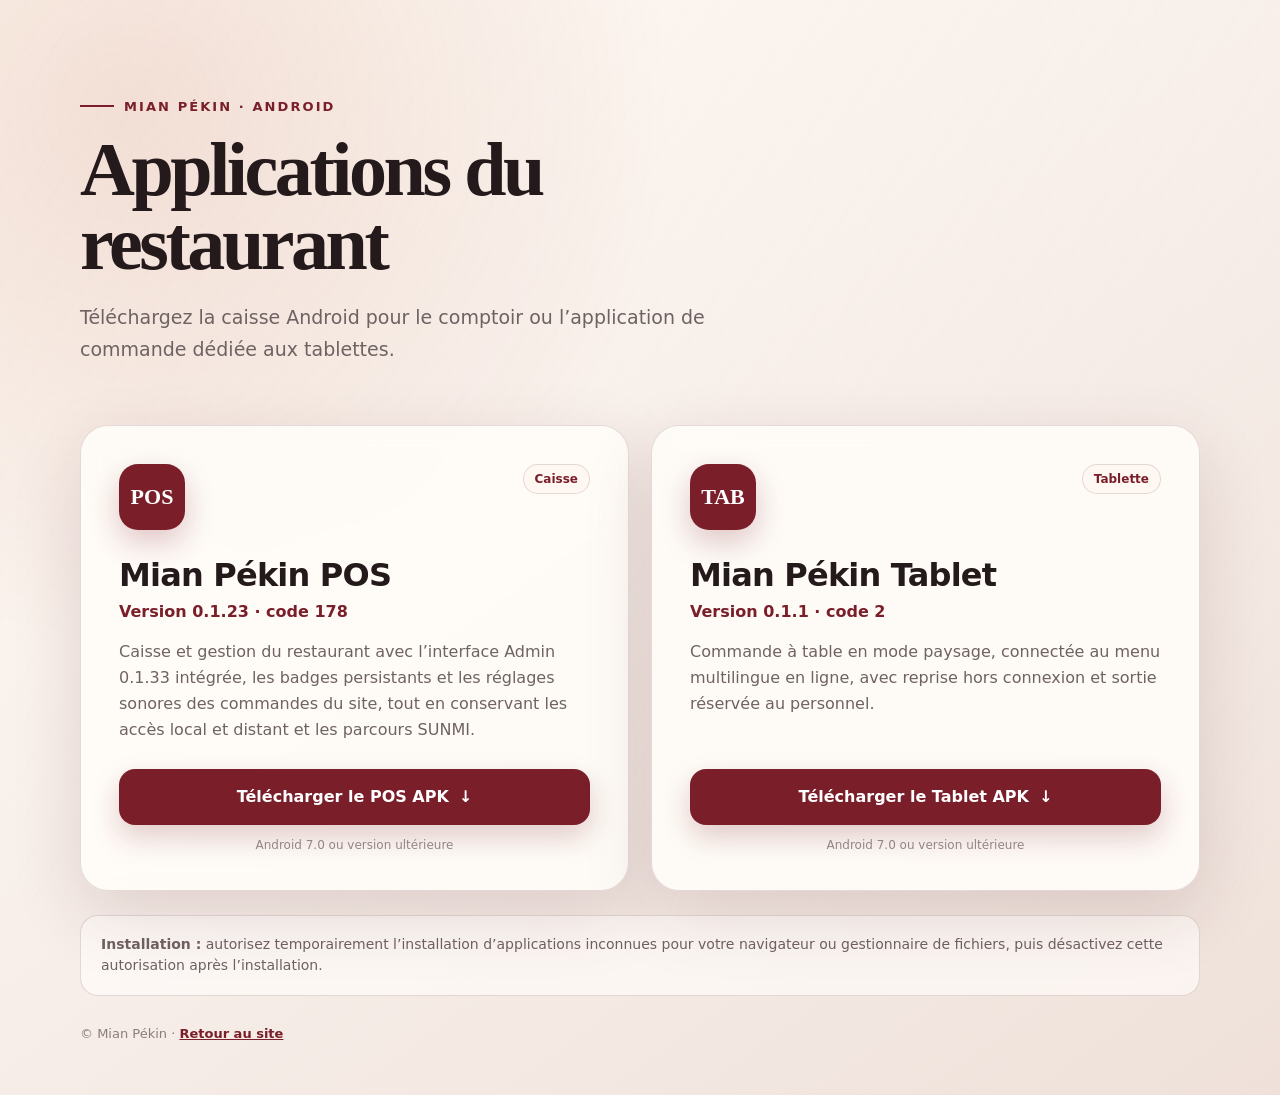
<file: apk/index.html>
<!doctype html>
<html lang="fr">
  <head>
    <meta charset="utf-8" />
    <meta name="viewport" content="width=device-width, initial-scale=1" />
    <meta name="theme-color" content="#7a1f2a" />
    <meta name="robots" content="noindex, nofollow" />
    <link rel="icon" href="/favicon.png" />
    <title>Mian Pékin · Applications Android</title>
    <style>
      :root {
        color-scheme: light;
        font-family: Inter, ui-sans-serif, system-ui, -apple-system, BlinkMacSystemFont, "Segoe UI", sans-serif;
        --ink: #24191b;
        --muted: #6f6263;
        --red: #7a1f2a;
        --red-dark: #5c141d;
        --cream: #f7eee9;
        --paper: #fffdf9;
        --line: rgba(94, 48, 51, 0.16);
        --shadow: 0 24px 70px rgba(75, 31, 35, 0.14);
      }
      * { box-sizing: border-box; }
      html { background: var(--cream); }
      body {
        min-height: 100vh;
        margin: 0;
        color: var(--ink);
        background:
          radial-gradient(circle at 10% 10%, rgba(184, 91, 60, 0.16), transparent 34rem),
          linear-gradient(145deg, #fffaf4 0%, var(--cream) 52%, #efe1da 100%);
      }
      body::before {
        content: "";
        position: fixed;
        inset: 0;
        pointer-events: none;
        opacity: 0.22;
        background-image: repeating-linear-gradient(120deg, transparent 0 22px, rgba(122, 31, 42, 0.045) 23px 24px);
      }
      main {
        position: relative;
        width: min(1120px, calc(100% - 40px));
        margin: 0 auto;
        padding: clamp(42px, 8vw, 92px) 0 54px;
      }
      .eyebrow {
        display: inline-flex;
        align-items: center;
        gap: 10px;
        margin: 0 0 18px;
        color: var(--red);
        font-size: 13px;
        font-weight: 800;
        letter-spacing: 0.16em;
        text-transform: uppercase;
      }
      .eyebrow::before { content: ""; width: 34px; height: 2px; background: currentColor; }
      h1 {
        max-width: 780px;
        margin: 0;
        font-family: Georgia, "Times New Roman", serif;
        font-size: clamp(40px, 7vw, 76px);
        font-weight: 600;
        line-height: 0.98;
        letter-spacing: -0.045em;
      }
      .intro {
        max-width: 690px;
        margin: 22px 0 0;
        color: var(--muted);
        font-size: clamp(16px, 2vw, 19px);
        line-height: 1.65;
      }
      .apps {
        display: grid;
        grid-template-columns: repeat(2, minmax(0, 1fr));
        gap: 22px;
        margin-top: clamp(34px, 6vw, 60px);
      }
      .card {
        display: flex;
        min-height: 390px;
        flex-direction: column;
        padding: clamp(26px, 4vw, 38px);
        overflow: hidden;
        border: 1px solid var(--line);
        border-radius: 28px;
        background: rgba(255, 253, 249, 0.88);
        box-shadow: var(--shadow);
        backdrop-filter: blur(12px);
      }
      .card-top { display: flex; align-items: flex-start; justify-content: space-between; gap: 18px; }
      .app-mark {
        display: grid;
        width: 66px;
        height: 66px;
        flex: 0 0 auto;
        place-items: center;
        border-radius: 19px;
        background: var(--red);
        color: white;
        font-family: Georgia, "Times New Roman", serif;
        font-size: 22px;
        font-weight: 700;
        box-shadow: 0 12px 30px rgba(122, 31, 42, 0.24);
      }
      .tag {
        padding: 7px 11px;
        border: 1px solid var(--line);
        border-radius: 999px;
        color: var(--red);
        background: #fff8f2;
        font-size: 12px;
        font-weight: 800;
      }
      h2 { margin: 26px 0 8px; font-size: clamp(25px, 3vw, 32px); letter-spacing: -0.025em; }
      .version { margin: 0; color: var(--red); font-weight: 800; }
      .description { margin: 18px 0 26px; color: var(--muted); line-height: 1.62; }
      .download {
        display: inline-flex;
        min-height: 56px;
        align-items: center;
        justify-content: center;
        gap: 10px;
        margin-top: auto;
        padding: 14px 20px;
        border-radius: 16px;
        color: white;
        background: var(--red);
        box-shadow: 0 12px 28px rgba(122, 31, 42, 0.22);
        font-weight: 850;
        text-decoration: none;
        transition: transform 160ms ease, background 160ms ease, box-shadow 160ms ease;
      }
      .download:hover { transform: translateY(-2px); background: var(--red-dark); box-shadow: 0 16px 34px rgba(92, 20, 29, 0.28); }
      .download:focus-visible { outline: 3px solid rgba(122, 31, 42, 0.3); outline-offset: 4px; }
      .download:active { transform: translateY(0); }
      .meta { margin: 13px 0 0; color: #948486; font-size: 12px; text-align: center; }
      .notice {
        margin: 24px 0 0;
        padding: 18px 20px;
        border: 1px solid var(--line);
        border-radius: 18px;
        color: var(--muted);
        background: rgba(255, 253, 249, 0.68);
        font-size: 14px;
        line-height: 1.55;
      }
      footer { margin-top: 30px; color: #8d7c7e; font-size: 13px; }
      footer a { color: var(--red); font-weight: 700; }
      @media (max-width: 760px) {
        main { width: min(100% - 28px, 620px); padding-top: 38px; }
        .apps { grid-template-columns: 1fr; }
        .card { min-height: 360px; border-radius: 22px; }
      }
      @media (prefers-reduced-motion: reduce) { .download { transition: none; } }
    </style>
  </head>
  <body>
    <main>
      <p class="eyebrow">Mian Pékin · Android</p>
      <h1>Applications du restaurant</h1>
      <p class="intro">Téléchargez la caisse Android pour le comptoir ou l’application de commande dédiée aux tablettes.</p>

      <section class="apps" aria-label="Applications Android disponibles">
        <article class="card">
          <div class="card-top"><span class="app-mark" aria-hidden="true">POS</span><span class="tag">Caisse</span></div>
          <h2>Mian Pékin POS</h2>
          <p class="version">Version 0.1.23 · code 178</p>
          <p class="description">Caisse et gestion du restaurant avec l’interface Admin 0.1.33 intégrée, les badges persistants et les réglages sonores des commandes du site, tout en conservant les accès local et distant et les parcours SUNMI.</p>
          <a class="download" href="https://mian-order.kaito-w.com/downloads/MianPekin-POS-0.1.23.apk?v=178-r1" download>Télécharger le POS APK <span aria-hidden="true">↓</span></a>
          <p class="meta">Android 7.0 ou version ultérieure</p>
        </article>

        <article class="card">
          <div class="card-top"><span class="app-mark" aria-hidden="true">TAB</span><span class="tag">Tablette</span></div>
          <h2>Mian Pékin Tablet</h2>
          <p class="version">Version 0.1.1 · code 2</p>
          <p class="description">Commande à table en mode paysage, connectée au menu multilingue en ligne, avec reprise hors connexion et sortie réservée au personnel.</p>
          <a class="download" href="https://mian-order.kaito-w.com/downloads/MianPekin-Tablet-0.1.1.apk" download>Télécharger le Tablet APK <span aria-hidden="true">↓</span></a>
          <p class="meta">Android 7.0 ou version ultérieure</p>
        </article>
      </section>

      <p class="notice"><strong>Installation :</strong> autorisez temporairement l’installation d’applications inconnues pour votre navigateur ou gestionnaire de fichiers, puis désactivez cette autorisation après l’installation.</p>
      <footer>© Mian Pékin · <a href="/">Retour au site</a></footer>
    </main>
  </body>
</html>
</file>
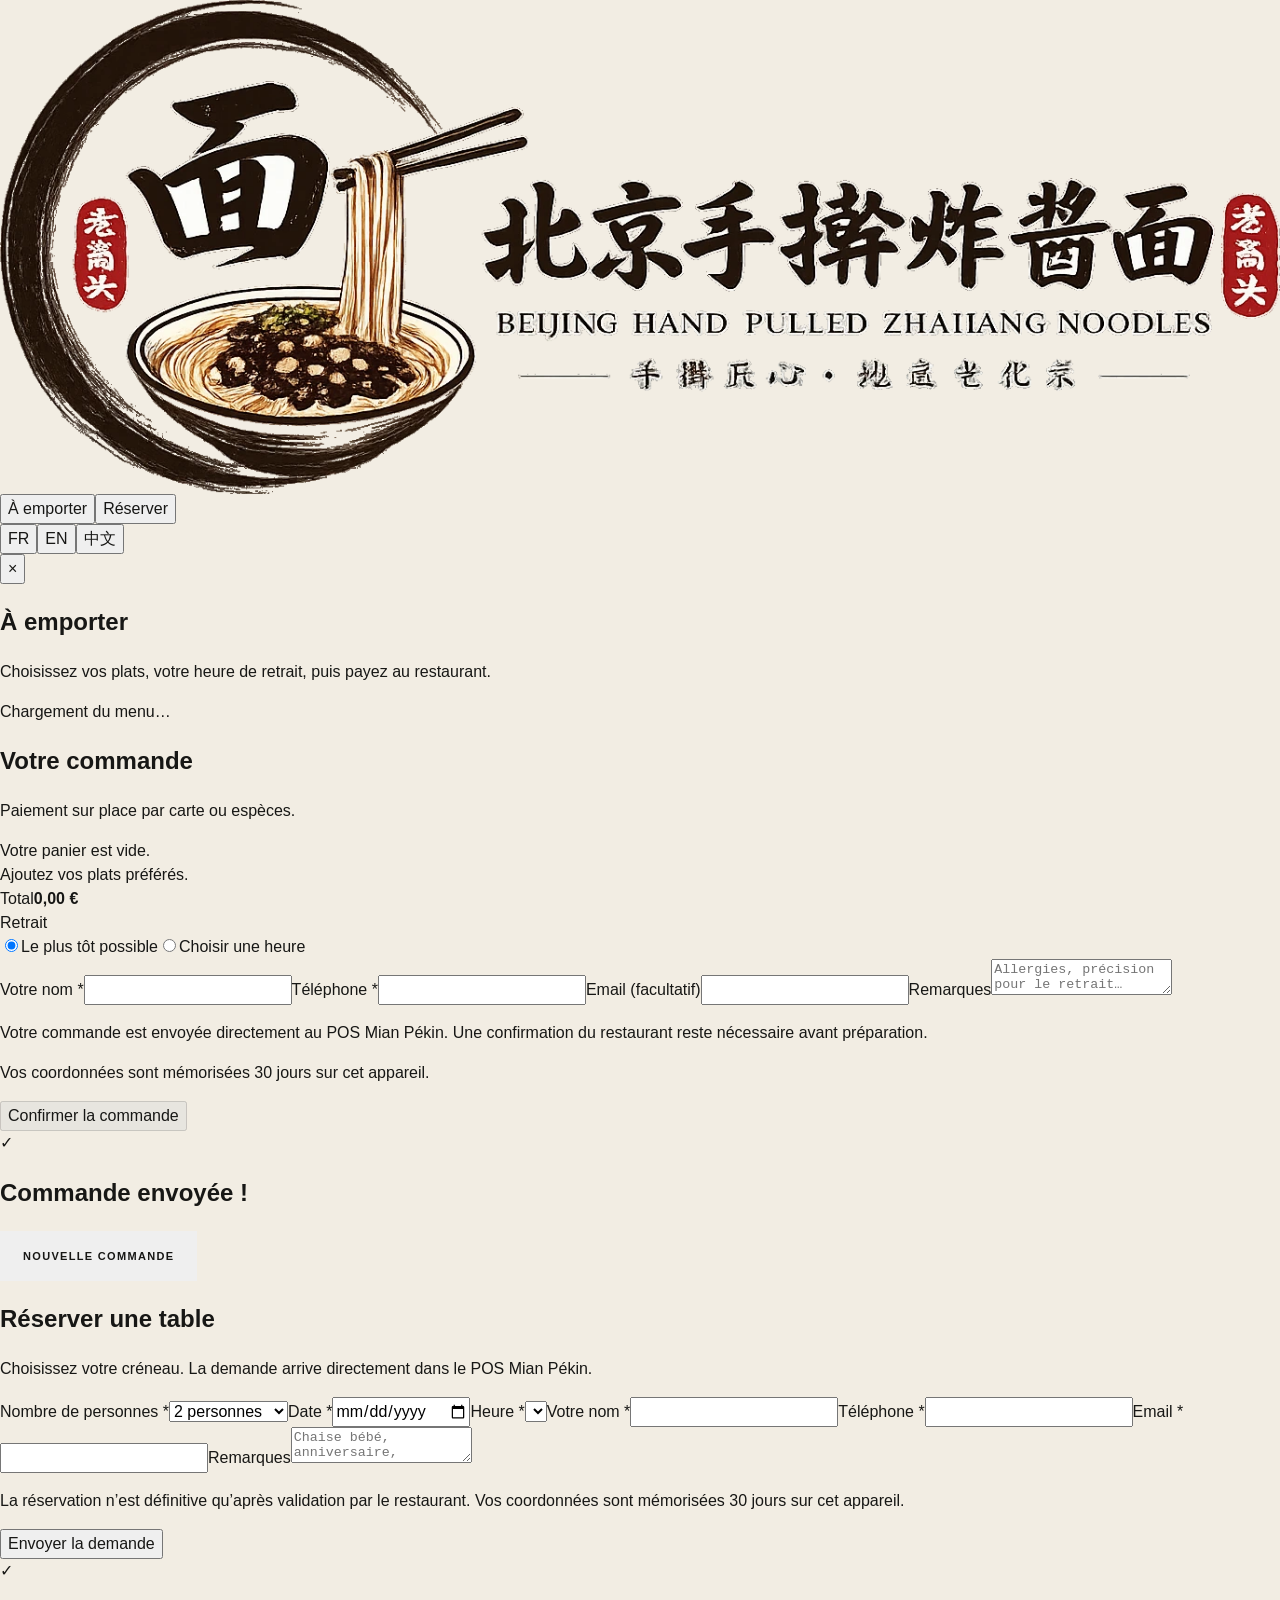
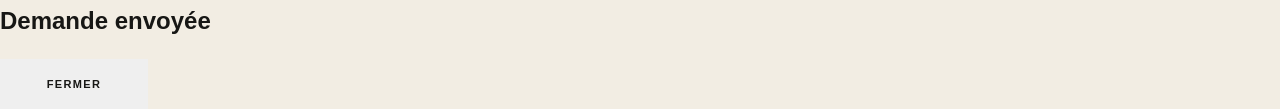
<file: order/index.html>
<!doctype html>
<html lang="fr">
  <head>
    <meta charset="UTF-8" />
    <meta name="viewport" content="width=device-width, initial-scale=1.0" />
    <meta
      name="description"
      content="Commande à emporter et réservation en ligne Mian Pékin."
    />
    <meta name="theme-color" content="#1c1b19" />
    <link rel="canonical" href="https://mian.kaito-w.com/order/" />
    <link rel="icon" type="image/png" href="/favicon.png" />
    <link rel="apple-touch-icon" href="/favicon.png" />
    <title>Commander — Mian Pékin</title>
    <script type="module" crossorigin src="/assets/order-TNV38SUB.js"></script>
    <link rel="modulepreload" crossorigin href="/assets/standalone-DFTAipA2.js">
    <link rel="stylesheet" crossorigin href="/assets/standalone-C3AFWQxM.css">
  </head>
  <body>
    <div id="root"></div>
  </body>
</html>
</file>
<file: assets/standalone-C3AFWQxM.css>
:root{--ivory:#f2ede3;--ivory-soft:#e9e1d4;--charcoal:#171715;--red:#a3432f;--line-light:#f2ede33d;--line-dark:#1717152e;--paper:var(--ivory);--cream:var(--ivory);--ink:var(--charcoal);--muted:#1717159e;--line:#17171529;--red-dark:#843421;--shadow:0 24px 64px #17171524}*{box-sizing:border-box}html{scroll-behavior:smooth;background:var(--charcoal)}body{background:var(--ivory);color:var(--charcoal);font-family:var(--font-body), "Helvetica Neue", sans-serif;text-rendering:optimizelegibility;margin:0;font-size:16px;line-height:1.5}button,input,select{font:inherit}button,a{-webkit-tap-highlight-color:transparent}button{color:inherit}a{color:inherit;text-decoration:none}img,video{max-width:100%;display:block}.sr-only{clip:rect(0, 0, 0, 0);white-space:nowrap;border:0;width:1px;height:1px;margin:-1px;padding:0;position:absolute;overflow:hidden}.seo-fallback{background:var(--charcoal);min-height:100vh;color:var(--ivory);text-align:center;place-content:center;gap:14px;padding:32px;display:grid}.seo-fallback h1,.seo-fallback p,.seo-fallback address{margin:0}.seo-fallback h1{font-family:var(--font-display), sans-serif;text-transform:uppercase;font-size:clamp(52px,9vw,112px)}.seo-fallback nav{justify-content:center;gap:18px;margin-top:12px;display:flex}.seo-fallback a{color:var(--ivory);text-underline-offset:4px;text-decoration:underline}.hero{min-height:100svh;color:var(--ivory);background:#090909;position:relative;overflow:hidden}.hero-video,.hero-shade{width:100%;height:100%;position:absolute;inset:0}.hero-video{object-fit:cover;object-position:center;transform-origin:50% 70%;animation:12s ease-in-out infinite alternate hero-scale}.hero-shade{pointer-events:none;background:linear-gradient(90deg,#000000a1 0%,#00000026 58%,#00000047 100%),linear-gradient(#0000 56%,#0000008f 100%)}.site-header{z-index:2;justify-content:space-between;align-items:flex-start;padding:28px 42px;display:flex;position:relative}.wordmark{width:clamp(250px,25vw,370px);transition:opacity .22s;display:block}.wordmark:hover{opacity:.82}.wordmark img{filter:drop-shadow(0 8px 24px #00000057);width:100%;height:auto}.language-switch{border:1px solid var(--line-light);-webkit-backdrop-filter:blur(14px);backdrop-filter:blur(14px);background:#0c0c0c47;align-items:center;gap:2px;padding:4px;display:flex}.language-switch a{color:#f2ede399;letter-spacing:.12em;cursor:pointer;background:0 0;border:0;place-items:center;min-width:43px;padding:7px 8px;font-size:10px;font-weight:600;transition:color .22s,background .22s;display:grid}.language-switch a.is-active{background:var(--ivory);color:var(--charcoal)}.hero-copy{z-index:2;max-width:980px;position:absolute;top:50%;left:clamp(24px,7vw,110px);transform:translateY(-52%)}.hero-eyebrow,.section-label{color:var(--red);letter-spacing:.18em;text-transform:uppercase;margin:0 0 28px;font-size:11px;font-weight:600}.hero-eyebrow{color:var(--ivory);opacity:.72}.hero h1,.section-heading h2,.brand-story h2,.process h2,.kitchen h2,.visit h2,.booking-dialog h2{font-family:var(--font-display), sans-serif;letter-spacing:-.04em;text-transform:uppercase;margin:0;font-weight:600;line-height:.92}.hero h1{font-size:clamp(58px,8vw,128px)}.hero h1 span{display:block}.hero h1 span:last-child{color:#0000;-webkit-text-stroke:1.3px #f2ede3d1}.hero-actions{z-index:2;gap:10px;display:flex;position:absolute;bottom:44px;right:42px}.button{letter-spacing:.12em;text-transform:uppercase;cursor:pointer;border:1px solid #0000;min-width:148px;min-height:50px;padding:14px 22px;font-size:11px;font-weight:600;transition:transform .22s,background .22s,color .22s}.button:hover{transform:scale(1.025)}.button:focus-visible,.language-switch a:focus-visible,.scroll-cue:focus-visible,.dialog-close:focus-visible,.text-button:focus-visible{outline:2px solid var(--red);outline-offset:3px}.button-light{background:var(--ivory);color:var(--charcoal)}.button-outline{color:var(--ivory);-webkit-backdrop-filter:blur(8px);backdrop-filter:blur(8px);background:#00000029;border-color:#f2ede38a}.button-dark{background:var(--charcoal);color:var(--ivory)}.scroll-cue{z-index:2;color:var(--ivory);letter-spacing:.18em;text-transform:uppercase;cursor:pointer;background:0 0;border:0;align-items:center;gap:14px;padding:8px 0;font-size:9px;display:flex;position:absolute;bottom:44px;left:42px}.scroll-line{background:var(--ivory);transform-origin:0;width:52px;height:1px;animation:2.4s ease-in-out infinite line-pulse;display:block}.service-actions{border-bottom:1px solid var(--line-dark);background:var(--ivory);grid-template-columns:repeat(3,minmax(0,1fr));display:grid}.entity-summary{border-bottom:1px solid var(--line-dark);background:var(--charcoal);color:var(--ivory);grid-template-columns:1.25fr 1fr auto;align-items:center;gap:28px;padding:20px clamp(24px,4vw,64px);display:grid}.entity-summary div{align-items:baseline;gap:16px;display:flex}.entity-summary span{color:var(--red);letter-spacing:.16em;text-transform:uppercase;font-size:9px;font-weight:600}.entity-summary strong{letter-spacing:.04em;font-size:clamp(17px,1.7vw,24px);font-weight:500}.entity-summary p{color:#f2ede3b8;margin:0;font-size:11px;line-height:1.5}.entity-summary p:last-child{text-align:right}.service-action{border-right:1px solid var(--line-dark);grid-template-columns:auto minmax(0,1fr) auto;align-items:center;gap:22px;min-height:148px;padding:32px clamp(24px,3vw,48px);transition:background .22s,color .22s;display:grid}.service-action:last-child{border-right:0}.service-action:hover{background:var(--charcoal);color:var(--ivory)}.service-action>span{color:var(--red);font-family:var(--font-display), sans-serif;font-size:11px}.service-action div{gap:8px;display:grid}.service-action strong{font-family:var(--font-display), sans-serif;text-transform:uppercase;font-size:clamp(20px,2vw,30px);font-weight:500;line-height:1}.service-action small{color:#17171594;max-width:310px;font-size:11px}.service-action:hover small{color:#f2ede394}.service-action>b{font-size:18px;font-weight:400}.set-menu-spotlight{color:#171715;background:#f4b426;border-bottom:1px solid #3a2a18;grid-template-columns:minmax(0,.95fr) minmax(420px,1.05fr);min-height:560px;display:grid}.set-menu-visual{background:#1b1712;grid-template-rows:1fr 1fr;grid-template-columns:1.35fr .65fr;gap:3px;padding:clamp(20px,3vw,44px);display:grid}.set-menu-visual img{object-fit:cover;width:100%;height:100%;min-height:0}.set-menu-visual img:first-child{grid-row:1/3}.set-menu-copy{flex-direction:column;justify-content:center;padding:clamp(44px,6vw,96px);display:flex}.set-menu-kicker{letter-spacing:.18em;text-transform:uppercase;margin:0 0 18px;font-size:11px;font-weight:800}.set-menu-title-row{border-bottom:2px solid #171715;justify-content:space-between;align-items:end;gap:24px;display:flex}.set-menu-title-row h2{font-family:var(--font-display), sans-serif;letter-spacing:-.055em;margin:0 0 -8px;font-size:clamp(88px,10vw,164px);font-weight:700;line-height:.82}.set-menu-title-row strong{color:#a5121b;font-family:var(--font-display), sans-serif;white-space:nowrap;padding-bottom:12px;font-size:clamp(30px,4vw,58px)}.set-menu-copy h3{font-family:var(--font-display), sans-serif;text-transform:uppercase;margin:30px 0 8px;font-size:clamp(27px,3vw,46px)}.set-menu-copy>p:not(.set-menu-kicker){max-width:620px;margin:0;font-size:clamp(15px,1.5vw,20px);line-height:1.55}.set-menu-parts{text-transform:uppercase;flex-wrap:wrap;align-items:center;gap:10px;margin:28px 0;font-size:12px;font-weight:800;display:flex}.set-menu-parts span{border:1px solid #1717158c;border-radius:999px;padding:10px 12px}.set-menu-parts b{color:#a5121b;font-size:20px}.set-menu-cta{color:#fff;width:min(100%,420px);font-family:var(--font-display), sans-serif;text-transform:uppercase;background:#a5121b;justify-content:space-between;align-items:center;padding:18px 22px;font-size:18px;display:flex}.set-menu-cta:hover{background:#171715}.section-pad{padding:clamp(92px,10vw,156px) clamp(24px,5vw,76px)}.signatures{background:var(--ivory)}.section-heading{grid-template-columns:1fr 1.35fr .72fr;align-items:end;gap:40px;margin-bottom:72px;display:grid}.section-heading .section-label{align-self:start;margin-top:8px}.section-heading h2,.brand-story h2,.process h2,.kitchen h2,.visit h2{white-space:pre-line;font-size:clamp(52px,6.2vw,96px)}.section-heading>p:last-child,.process-head>p{color:#171715ad;max-width:390px;margin:0;font-size:14px}.product-grid{grid-template-columns:repeat(4,minmax(0,1fr));gap:14px;display:grid}.product-card{min-width:0}.product-image-wrap{aspect-ratio:4/5;background:var(--ivory-soft);position:relative;overflow:hidden}.product-image-wrap img{object-fit:cover;width:100%;height:100%;transition:transform .7s cubic-bezier(.2,.7,.2,1)}.product-card:hover .product-image-wrap img{transform:scale(1.035)}.product-number{background:var(--ivory);width:35px;height:35px;color:var(--charcoal);font-family:var(--font-display), sans-serif;place-items:center;font-size:11px;display:grid;position:absolute;top:14px;left:14px}.product-copy{border-top:1px solid #0000;padding:22px 4px 8px}.product-copy h3,.process-copy h3{font-family:var(--font-display), sans-serif;text-transform:uppercase;margin:0;font-size:27px;font-weight:500;line-height:1}.product-copy p,.process-copy p{color:#1717159e;margin:10px 0 0;font-size:12px}.menu-overview{border-top:1px solid var(--line-dark);margin-top:clamp(92px,11vw,170px);padding-top:clamp(60px,7vw,100px)}.menu-overview-head{grid-template-columns:.72fr 1.2fr .72fr;align-items:end;gap:40px;margin-bottom:58px;display:grid}.menu-overview-head .section-label{align-self:start;margin-top:8px}.menu-overview-head h2{font-family:var(--font-display), sans-serif;letter-spacing:-.04em;text-transform:uppercase;white-space:pre-line;margin:0;font-size:clamp(44px,5.4vw,82px);font-weight:600;line-height:.95}.menu-overview-head>p:last-child{color:#171715a8;max-width:390px;margin:0;font-size:13px}.menu-category-grid{border-top:1px solid var(--line-dark);border-left:1px solid var(--line-dark);grid-template-columns:repeat(2,minmax(0,1fr));display:grid}.menu-category{border-right:1px solid var(--line-dark);border-bottom:1px solid var(--line-dark);padding:clamp(28px,4vw,54px)}.menu-category-title{align-items:baseline;gap:18px;margin-bottom:30px;display:flex}.menu-category-title>span{color:var(--red);font-family:var(--font-display), sans-serif;font-size:11px}.menu-category h3{font-family:var(--font-display), sans-serif;text-transform:uppercase;margin:0;font-size:clamp(24px,2.3vw,36px);font-weight:500;line-height:1.05}.menu-category ul{margin:0;padding:0;list-style:none}.menu-category li{border-top:1px solid #1717151a;padding:11px 0;font-size:13px}.menu-category li:last-child{padding-bottom:0}.brand-story{background:var(--charcoal);min-height:88vh;color:var(--ivory);grid-template-columns:minmax(0,1.35fr) minmax(360px,.65fr);display:grid}.brand-film{background:#0b0b0a;min-height:680px;position:relative;overflow:hidden}.brand-film video{object-fit:cover;filter:saturate(.82)contrast(1.03);width:100%;height:100%}.brand-film:after{content:"";pointer-events:none;background:linear-gradient(#0000 55%,#0a0a0985);position:absolute;inset:0}.brand-film>span{z-index:1;color:#f2ede3cc;letter-spacing:.18em;text-transform:uppercase;font-size:9px;font-weight:600;position:absolute;bottom:28px;left:30px}.brand-copy{flex-direction:column;justify-content:center;min-width:0;padding:clamp(58px,7vw,112px);display:flex}.brand-copy .section-label{color:var(--red)}.brand-story h2{max-width:680px;font-size:clamp(50px,5.7vw,88px)}.brand-copy>p:not(.section-label){color:#f2ede3a3;max-width:610px;margin:38px 0 0;font-size:14px;line-height:1.75}.brand-sign{margin:58px 0 0}.brand-sign img{aspect-ratio:2;object-fit:cover;object-position:center;width:100%}.brand-sign figcaption{color:#f2ede373;letter-spacing:.12em;text-transform:uppercase;margin-top:12px;font-size:9px}.process{background:var(--charcoal);color:var(--ivory)}.process-head{grid-template-columns:1.4fr .6fr;align-items:end;gap:50px;margin-bottom:72px;display:grid}.process-head .section-label{color:var(--red)}.process-head>p{color:#f2ede394}.process-grid{grid-template-columns:repeat(2,minmax(0,1fr));gap:62px 16px;display:grid}.process-video-wrap{aspect-ratio:16/9;background:#0b0b0a;overflow:hidden}.process-video-wrap video{object-fit:cover;filter:saturate(.65)contrast(1.08);width:100%;height:100%;transition:transform .7s}.process-card:hover video{transform:scale(1.025)}.process-copy{border-top:1px solid var(--line-light);grid-template-columns:46px 1fr;gap:18px;padding-top:18px;display:grid}.process-copy>span{color:var(--red);font-family:var(--font-display), sans-serif;font-size:13px}.process-copy p{color:#f2ede38c}.kitchen{background:var(--ivory);grid-template-columns:1.58fr .72fr;min-height:82vh;display:grid}.kitchen-section{background:var(--ivory)}.kitchen-image{min-height:650px;overflow:hidden}.kitchen-image img{object-fit:cover;width:100%;height:100%}.kitchen-copy{flex-direction:column;justify-content:center;padding:clamp(48px,7vw,110px);display:flex}.kitchen h2{max-width:520px}.kitchen ul{margin:60px 0 0;padding:0;list-style:none}.kitchen li{border-top:1px solid var(--line-dark);letter-spacing:.06em;padding:18px 0;font-size:12px}.kitchen li:last-child{border-bottom:1px solid var(--line-dark)}.ingredient-gallery{background:var(--charcoal);grid-template-columns:repeat(4,minmax(0,1fr));gap:1px;padding:1px 0 0;display:grid}.ingredient-card{aspect-ratio:1;background:var(--charcoal);margin:0;position:relative;overflow:hidden}.ingredient-card img{object-fit:cover;filter:saturate(.86)contrast(1.03);width:100%;height:100%;transition:transform .7s cubic-bezier(.2,.7,.2,1)}.ingredient-card:after{content:"";pointer-events:none;background:linear-gradient(#0000 46%,#080807a8);position:absolute;inset:0}.ingredient-card:hover img{transform:scale(1.035)}.ingredient-card figcaption{z-index:1;color:var(--ivory);font-family:var(--font-display), sans-serif;text-transform:uppercase;font-size:18px;font-weight:500;line-height:1.1;position:absolute;bottom:17px;left:18px;right:18px}.visit{background:var(--red);min-height:75vh;color:var(--ivory);grid-template-columns:1.08fr .92fr;align-items:center;gap:80px;display:grid}.visit .section-label{color:var(--ivory);opacity:.68}.visit h2{max-width:720px}.visit-details{gap:30px;display:grid}.visit-panel{gap:28px;display:grid}.visit-details>div{border-top:1px solid #f2ede359;padding-top:16px}.visit-details span{letter-spacing:.18em;text-transform:uppercase;opacity:.65;margin-bottom:12px;font-size:9px;font-weight:600;display:block}.visit-details a,.visit-details p{margin:0 0 5px;font-size:17px}.visit-details a{border-bottom:1px solid #f2ede380;display:inline-block}.visit-actions{flex-wrap:wrap;gap:9px;display:flex}.visit-actions .button{place-items:center;min-width:0;display:inline-grid}.visit-map{aspect-ratio:16/8;background:var(--charcoal);border:1px solid #f2ede35c;overflow:hidden}.visit-map iframe{filter:grayscale()contrast(1.05);border:0;width:100%;height:100%}footer{background:var(--charcoal);color:#f2ede385;letter-spacing:.16em;text-transform:uppercase;justify-content:space-between;padding:27px 42px;font-size:9px;display:flex}footer span:first-child{color:var(--ivory);font-family:var(--font-display), sans-serif;font-size:12px}.booking-backdrop{z-index:30;-webkit-backdrop-filter:blur(8px);backdrop-filter:blur(8px);background:#080807bd;place-items:center;padding:20px;animation:.22s both fade-in;display:grid;position:fixed;inset:0}.booking-dialog{background:var(--ivory);width:min(620px,100%);max-height:calc(100svh - 40px);color:var(--charcoal);padding:clamp(34px,6vw,70px);animation:.26s both dialog-in;position:relative;overflow:auto}.booking-dialog h2{margin-bottom:40px;font-size:clamp(48px,7vw,78px)}.dialog-close{border:1px solid var(--line-dark);cursor:pointer;background:0 0;width:38px;height:38px;font-size:25px;line-height:1;position:absolute;top:18px;right:20px}.booking-dialog form{grid-template-columns:1fr 1fr;gap:20px;display:grid}.booking-dialog label{gap:7px;display:grid}.booking-dialog label span{letter-spacing:.14em;text-transform:uppercase;font-size:9px;font-weight:600}.booking-dialog input,.booking-dialog select{border:1px solid var(--line-dark);width:100%;min-height:50px;color:var(--charcoal);background:0 0;border-radius:0;outline:none;padding:10px 12px}.booking-dialog input:focus,.booking-dialog select:focus{border-color:var(--red)}.form-submit{grid-column:1/-1;margin-top:8px}.booking-success{align-content:center;min-height:300px;display:grid}.booking-success h2{margin-bottom:22px}.booking-success p{color:#171715a6;max-width:430px}.success-mark{background:var(--red);width:44px;height:44px;color:var(--ivory);place-items:center;margin-bottom:24px;display:grid}.text-button{border:0;border-bottom:1px solid var(--charcoal);letter-spacing:.12em;text-transform:uppercase;cursor:pointer;background:0 0;justify-self:start;margin-top:25px;padding:0 0 4px;font-size:11px;font-weight:600}.reveal{opacity:0;transition:opacity .7s,transform .7s cubic-bezier(.2,.7,.2,1);transform:translateY(22px)scale(.992)}.reveal.is-visible{opacity:1;transform:translateY(0)scale(1)}.product-card:nth-child(2),.process-card:nth-child(2){transition-delay:70ms}.product-card:nth-child(3),.process-card:nth-child(3){transition-delay:.14s}.product-card:nth-child(4),.process-card:nth-child(4){transition-delay:.21s}@keyframes hero-scale{0%{transform:scale(1.12)}to{transform:scale(1.16)}}@keyframes line-pulse{0%,to{opacity:.55;transform:scaleX(.38)}50%{opacity:1;transform:scaleX(1)}}@keyframes fade-in{0%{opacity:0}}@keyframes dialog-in{0%{opacity:0;transform:scale(.975)}}@media (width<=1040px){.section-heading,.menu-overview-head{grid-template-columns:.55fr 1.2fr}.section-heading>p:last-child,.menu-overview-head>p:last-child{grid-column:2}.product-grid{grid-template-columns:repeat(2,minmax(0,1fr));gap:46px 14px}.brand-story{grid-template-columns:1.08fr .92fr}.brand-film{min-height:620px}.brand-copy{padding:64px 42px}.kitchen{grid-template-columns:1.25fr .75fr}.visit{grid-template-columns:1fr .78fr}.service-action{gap:16px;min-height:132px;padding:28px 24px}}@media (width<=720px){.site-header{padding:22px 20px}.wordmark{width:min(56vw,232px)}.language-switch a{min-width:37px;padding-inline:5px}.hero-copy{max-width:calc(100% - 40px);top:47%;left:20px}.hero h1{font-size:clamp(50px,15.5vw,76px)}.hero-actions{gap:8px;bottom:28px;left:20px;right:20px}.hero-actions .button{flex:1;min-width:0;padding-inline:12px}.scroll-cue{display:none}.section-pad{padding:88px 20px}.service-actions{grid-template-columns:1fr}.entity-summary{grid-template-columns:1fr;gap:8px;padding:22px 20px}.entity-summary div{justify-content:space-between}.entity-summary p:last-child{text-align:left}.service-action{border-right:0;border-bottom:1px solid var(--line-dark);min-height:112px}.service-action:last-child{border-bottom:0}.set-menu-spotlight{grid-template-columns:1fr;min-height:0}.set-menu-visual{min-height:300px;padding:16px}.set-menu-copy{padding:46px 20px 54px}.set-menu-title-row{align-items:end}.set-menu-title-row h2{font-size:clamp(72px,23vw,110px)}.set-menu-title-row strong{font-size:30px}.set-menu-parts{gap:7px;margin:22px 0 28px}.set-menu-parts span{padding:8px 10px;font-size:10px}.section-heading,.menu-overview-head,.process-head{margin-bottom:50px;display:block}.section-heading h2,.brand-story h2,.process h2,.kitchen h2,.visit h2{margin-bottom:24px;font-size:clamp(48px,15vw,72px)}.section-heading>p:last-child,.menu-overview-head>p:last-child,.process-head>p{font-size:13px}.menu-overview-head h2{margin-bottom:24px;font-size:clamp(42px,13vw,64px)}.menu-category-grid{grid-template-columns:1fr}.menu-category{padding:32px 24px}.product-grid,.process-grid{grid-template-columns:1fr;gap:50px}.brand-story{flex-direction:column;min-height:0;display:flex}.brand-film{aspect-ratio:4/3;min-height:0}.brand-copy{padding:82px 20px}.brand-copy>p:not(.section-label){margin-top:24px;font-size:13px}.brand-sign{margin-top:42px}.product-image-wrap{aspect-ratio:4/4.7}.process-grid{gap:54px}.kitchen{flex-direction:column;min-height:0;display:flex}.kitchen-image{aspect-ratio:4/3;min-height:0}.kitchen-copy{padding:82px 20px}.kitchen ul{margin-top:40px}.ingredient-gallery{grid-template-columns:repeat(2,minmax(0,1fr))}.ingredient-card figcaption{font-size:16px;bottom:12px;left:12px;right:12px}.visit{min-height:0;display:block}.visit-title{margin-bottom:60px}.visit-actions{grid-template-columns:1fr;display:grid}.visit-actions .button{width:100%}.visit-map{aspect-ratio:4/3}footer{padding:24px 20px}footer span:last-child{display:none}.booking-dialog{padding:58px 24px 32px}.booking-dialog form{grid-template-columns:1fr}.form-submit{grid-column:auto}}body.promotion-dialog-open{overflow:hidden}.promotion-float{z-index:45;background:var(--red);color:#fff8e9;cursor:pointer;border:1px solid #ffffff61;border-radius:22px;place-items:center;gap:1px;width:76px;min-height:86px;padding:9px 6px 7px;transition:transform .18s,background .18s,box-shadow .18s;display:grid;position:fixed;top:58%;right:18px;transform:translateY(-50%);box-shadow:0 14px 38px #1717154d}.promotion-float:hover,.promotion-float:focus-visible{background:var(--red-dark);transform:translateY(-50%)scale(1.04);box-shadow:0 18px 44px #17171561}.promotion-bowl-icon{width:42px;height:42px;position:relative}.promotion-bowl-icon i{background:currentColor;border-radius:999px;width:3px;height:15px;position:absolute;top:1px;transform:rotate(12deg)}.promotion-bowl-icon i:first-child{left:10px}.promotion-bowl-icon i:nth-child(2){height:18px;left:20px}.promotion-bowl-icon i:nth-child(3){left:30px}.promotion-bowl-icon b{border:3px solid;border-top-width:4px;border-radius:4px 4px 20px 20px;height:22px;position:absolute;bottom:2px;left:2px;right:2px}.promotion-bowl-icon b:after{content:"";background:currentColor;border-radius:999px;height:3px;position:absolute;bottom:-7px;left:7px;right:7px}.promotion-float>span{letter-spacing:.08em;font-size:11px;font-weight:800}.promotion-float>strong{border:2px solid var(--ivory);background:var(--charcoal);width:27px;height:27px;color:var(--ivory);border-radius:50%;place-items:center;font-size:11px;display:grid;position:absolute;top:-8px;right:-7px}.promotion-overlay{z-index:100;-webkit-backdrop-filter:blur(12px);backdrop-filter:blur(12px);background:#0c0c0bc2;place-items:center;padding:24px;display:grid;position:fixed;inset:0}.promotion-dialog{background:var(--ivory);overscroll-behavior:contain;border:1px solid #ffffff2e;border-radius:22px;width:min(960px,100%);max-height:min(92svh,920px);position:relative;overflow:auto;box-shadow:0 34px 90px #00000070}.promotion-close{z-index:4;float:right;width:38px;height:38px;color:var(--ivory);cursor:pointer;-webkit-backdrop-filter:blur(8px);backdrop-filter:blur(8px);background:#171715bd;border:1px solid #ffffff47;border-radius:50%;place-items:center;margin:14px 14px -52px 0;font-size:25px;line-height:1;display:grid;position:sticky;top:14px}.promotion-head{background:radial-gradient(circle at 86% 12%, #a3432f7a, transparent 34%), var(--charcoal);color:var(--ivory);padding:50px 52px 32px}.promotion-kicker{color:#d98a73;letter-spacing:.15em;text-transform:uppercase;margin:0 0 10px;font-size:11px;font-weight:800}.promotion-head h2,.promotion-success h2{font-family:var(--font-display), sans-serif;text-transform:uppercase;margin:0;font-size:clamp(42px,6vw,72px);font-weight:600;line-height:.96}.promotion-head>p:not(.promotion-kicker){color:#f2ede3bd;max-width:640px;margin:18px 0 0}.promotion-price{align-items:baseline;gap:12px;margin-top:22px;display:flex}.promotion-price del{color:#f2ede385;font-size:19px}.promotion-price strong{color:#f2aa8f;font-family:var(--font-display), sans-serif;font-size:40px;line-height:1}.promotion-price span{color:#f2ede399;font-size:12px}.promotion-head ul{flex-wrap:wrap;gap:8px;margin:24px 0 0;padding:0;display:flex}.promotion-head li{color:#f2ede3cc;border:1px solid #f2ede333;border-radius:999px;padding:6px 9px;font-size:11px;list-style:none}.promotion-form{gap:26px;padding:34px 52px 46px;display:grid}.promotion-form fieldset{border:0;min-width:0;margin:0;padding:0}.promotion-form legend{width:100%;color:var(--charcoal);margin-bottom:10px;font-weight:700}.promotion-form legend small{float:right;color:var(--muted);font-weight:500}.promotion-services{grid-template-columns:repeat(2,minmax(0,1fr));gap:10px;display:grid}.promotion-services button{border:1px solid var(--line-dark);text-align:left;cursor:pointer;background:#ffffff7a;border-radius:12px;grid-template-columns:1fr auto;gap:2px 12px;padding:16px;display:grid}.promotion-services button.is-selected{border-color:var(--red);box-shadow:inset 0 0 0 1px var(--red);background:#a3432f14}.promotion-services button:disabled{cursor:not-allowed;opacity:.48}.promotion-services span{font-weight:800}.promotion-services small{color:var(--muted)}.promotion-services strong{color:var(--red);grid-column:1/-1;margin-top:6px;font-size:12px}.promotion-service-required{color:#704515;background:#fff0dc;border-radius:9px;margin:10px 0 0;padding:10px 12px;font-size:12px;font-weight:650}.promotion-selected-service{background:#a3432f14;border:1px solid #a3432f42;border-radius:11px;justify-content:space-between;align-items:center;gap:14px;padding:14px 16px;display:flex}.promotion-selected-service span{color:var(--muted);font-size:12px}.promotion-selected-service strong{color:var(--red-dark);text-align:right}.promotion-fields{gap:14px;display:grid}.promotion-fields.two-cols{grid-template-columns:repeat(2,minmax(0,1fr))}.promotion-fields label{color:var(--charcoal);gap:6px;font-size:12px;font-weight:700;display:grid}.promotion-fields input,.promotion-fields select,.promotion-fields textarea{border:1px solid var(--line-dark);width:100%;min-height:46px;color:var(--charcoal);background:#fff9;border-radius:9px;outline:none;padding:10px 12px}.promotion-fields textarea{resize:vertical;min-height:76px}.promotion-fields input:focus,.promotion-fields select:focus,.promotion-fields textarea:focus{border-color:var(--red);box-shadow:0 0 0 3px #a3432f1f}.promotion-dishes{grid-template-columns:repeat(2,minmax(0,1fr));gap:8px;max-height:330px;padding-right:3px;display:grid;overflow:auto}.promotion-dishes article{background:#ffffff75;border:1px solid #1717151a;border-radius:10px;grid-template-columns:52px minmax(0,1fr) auto;align-items:center;gap:10px;min-width:0;padding:8px;display:grid}.promotion-dishes img,.promotion-dish-fallback{object-fit:cover;border-radius:7px;width:52px;height:46px}.promotion-dish-fallback{background:var(--ivory-soft);color:var(--red);place-items:center;font-size:21px;font-weight:800;display:grid}.promotion-dishes article>div:nth-child(2){min-width:0;display:grid}.promotion-dishes article>div:nth-child(2) strong{text-overflow:ellipsis;white-space:nowrap;font-size:12px;overflow:hidden}.promotion-dishes article>div:nth-child(2) small{color:var(--muted);font-size:10px}.promotion-stepper{align-items:center;gap:5px;display:flex}.promotion-stepper button{border:1px solid var(--line-dark);background:var(--ivory);cursor:pointer;border-radius:7px;place-items:center;width:29px;height:29px;display:grid}.promotion-stepper button:disabled{cursor:not-allowed;opacity:.36}.promotion-stepper span{text-align:center;min-width:18px;font-size:12px;font-weight:700}.promotion-primary{background:var(--red);color:#fff8e9;cursor:pointer;border:0;border-radius:10px;width:100%;min-height:52px;padding:12px 18px;font-weight:800}.promotion-primary:disabled{cursor:not-allowed;opacity:.45}.promotion-secondary{border:1px solid var(--line-dark);min-height:52px;color:var(--charcoal);cursor:pointer;background:0 0;border-radius:10px;padding:12px 18px;font-weight:750}.promotion-secondary:disabled{cursor:not-allowed;opacity:.45}.promotion-privacy,.promotion-state,.promotion-error{margin:0;font-size:12px}.promotion-privacy{color:var(--muted)}.promotion-state,.promotion-error{padding:20px 52px}.promotion-error{color:var(--red-dark);text-align:left;background:#a3432f1f;border:1px solid #a3432f73;border-radius:10px;align-items:center;gap:10px;font-size:14px;font-weight:700;line-height:1.5;display:flex}.promotion-error b{background:var(--red-dark);color:#fff;border-radius:50%;flex:0 0 24px;place-items:center;width:24px;height:24px;font-size:15px;display:grid}.promotion-load-failed{gap:12px;padding:20px 32px 32px;display:grid}.promotion-load-failed .promotion-error{padding:16px}.promotion-success{text-align:center;place-content:center;justify-items:center;min-height:620px;padding:70px 40px;display:grid}.promotion-review{text-align:center;align-content:center;gap:18px;width:min(560px,100%);min-height:620px;margin:0 auto;padding:64px 40px;display:grid}.promotion-review h2,.promotion-review>p{margin:0}.promotion-review-service{background:var(--red);color:#fff8e9;border-radius:14px;gap:5px;padding:24px;display:grid}.promotion-review-service span,.promotion-review-service small{opacity:.78}.promotion-review-service strong{font-size:clamp(30px,6vw,46px)}.promotion-review dl{border:1px solid var(--line-dark);border-radius:11px;grid-template-columns:repeat(3,1fr);margin:0;display:grid}.promotion-review dl div{padding:13px}.promotion-review dl div+div{border-left:1px solid var(--line-dark)}.promotion-review dt{color:var(--muted);font-size:11px}.promotion-review dd{margin:4px 0 0;font-weight:800}.promotion-review-actions{grid-template-columns:.7fr 1.3fr;gap:10px;display:grid}.promotion-success-mark{background:var(--red);color:#fff;border-radius:50%;place-items:center;width:68px;height:68px;margin-bottom:18px;font-size:32px;display:grid}.promotion-success .promotion-kicker{color:var(--red)}.promotion-claim-code{border:1px dashed var(--red);color:var(--red-dark);letter-spacing:.08em;border-radius:9px;margin:24px 0;padding:12px 18px;font-size:22px}.promotion-code-label{color:var(--muted);letter-spacing:.1em;text-transform:uppercase;font-size:12px;font-weight:750}.promotion-email-status{border-radius:10px;margin:4px 0 0;padding:11px 13px;font-size:13px;line-height:1.5}.promotion-email-status.is-sent{color:#24552d;background:#e8f4e9}.promotion-email-status.is-failed{color:#704515;background:#fff0dc}.promotion-success dl{border-block:1px solid var(--line-dark);grid-template-columns:repeat(3,1fr);width:min(480px,100%);margin:0 0 22px;display:grid}.promotion-success dl div{padding:14px 8px}.promotion-success dt{color:var(--muted);font-size:11px}.promotion-success dd{margin:4px 0 0;font-weight:800}.promotion-success>p:not(.promotion-kicker){max-width:560px;color:var(--muted)}.promotion-success .promotion-primary{width:min(360px,100%);margin-top:18px}@media (width<=720px){.promotion-float{border-radius:19px;width:64px;min-height:72px;top:auto;bottom:20px;right:12px;transform:none}.promotion-float:hover,.promotion-float:focus-visible{transform:scale(1.03)}.promotion-float svg{width:34px;height:34px}.promotion-overlay{align-items:end;padding:0}.promotion-dialog{border-radius:20px 20px 0 0;width:100%;max-height:94svh}.promotion-head{padding:42px 20px 26px}.promotion-head h2,.promotion-success h2{font-size:clamp(40px,13vw,58px)}.promotion-form{gap:22px;padding:26px 20px 34px}.promotion-services,.promotion-fields.two-cols,.promotion-dishes{grid-template-columns:1fr}.promotion-dishes{max-height:300px}.promotion-success{min-height:78svh;padding:64px 20px 36px}.promotion-review{min-height:78svh;padding:58px 20px 34px}.promotion-review dl,.promotion-review-actions{grid-template-columns:1fr}.promotion-review dl div+div{border-top:1px solid var(--line-dark);border-left:0}.promotion-selected-service{flex-direction:column;align-items:flex-start}.promotion-selected-service strong{text-align:left}.promotion-success dl{grid-template-columns:1fr}.promotion-success dl div+div{border-top:1px solid var(--line-dark)}}@media (prefers-reduced-motion:reduce){html{scroll-behavior:auto}.hero-video,.scroll-line{animation:none}.reveal{opacity:1;transition:none;transform:none}.product-image-wrap img,.ingredient-card img,.process-video-wrap video,.button{transition:none}}:root{--font-display:"Oswald";--font-body:"Noto Sans SC"}
</file>
